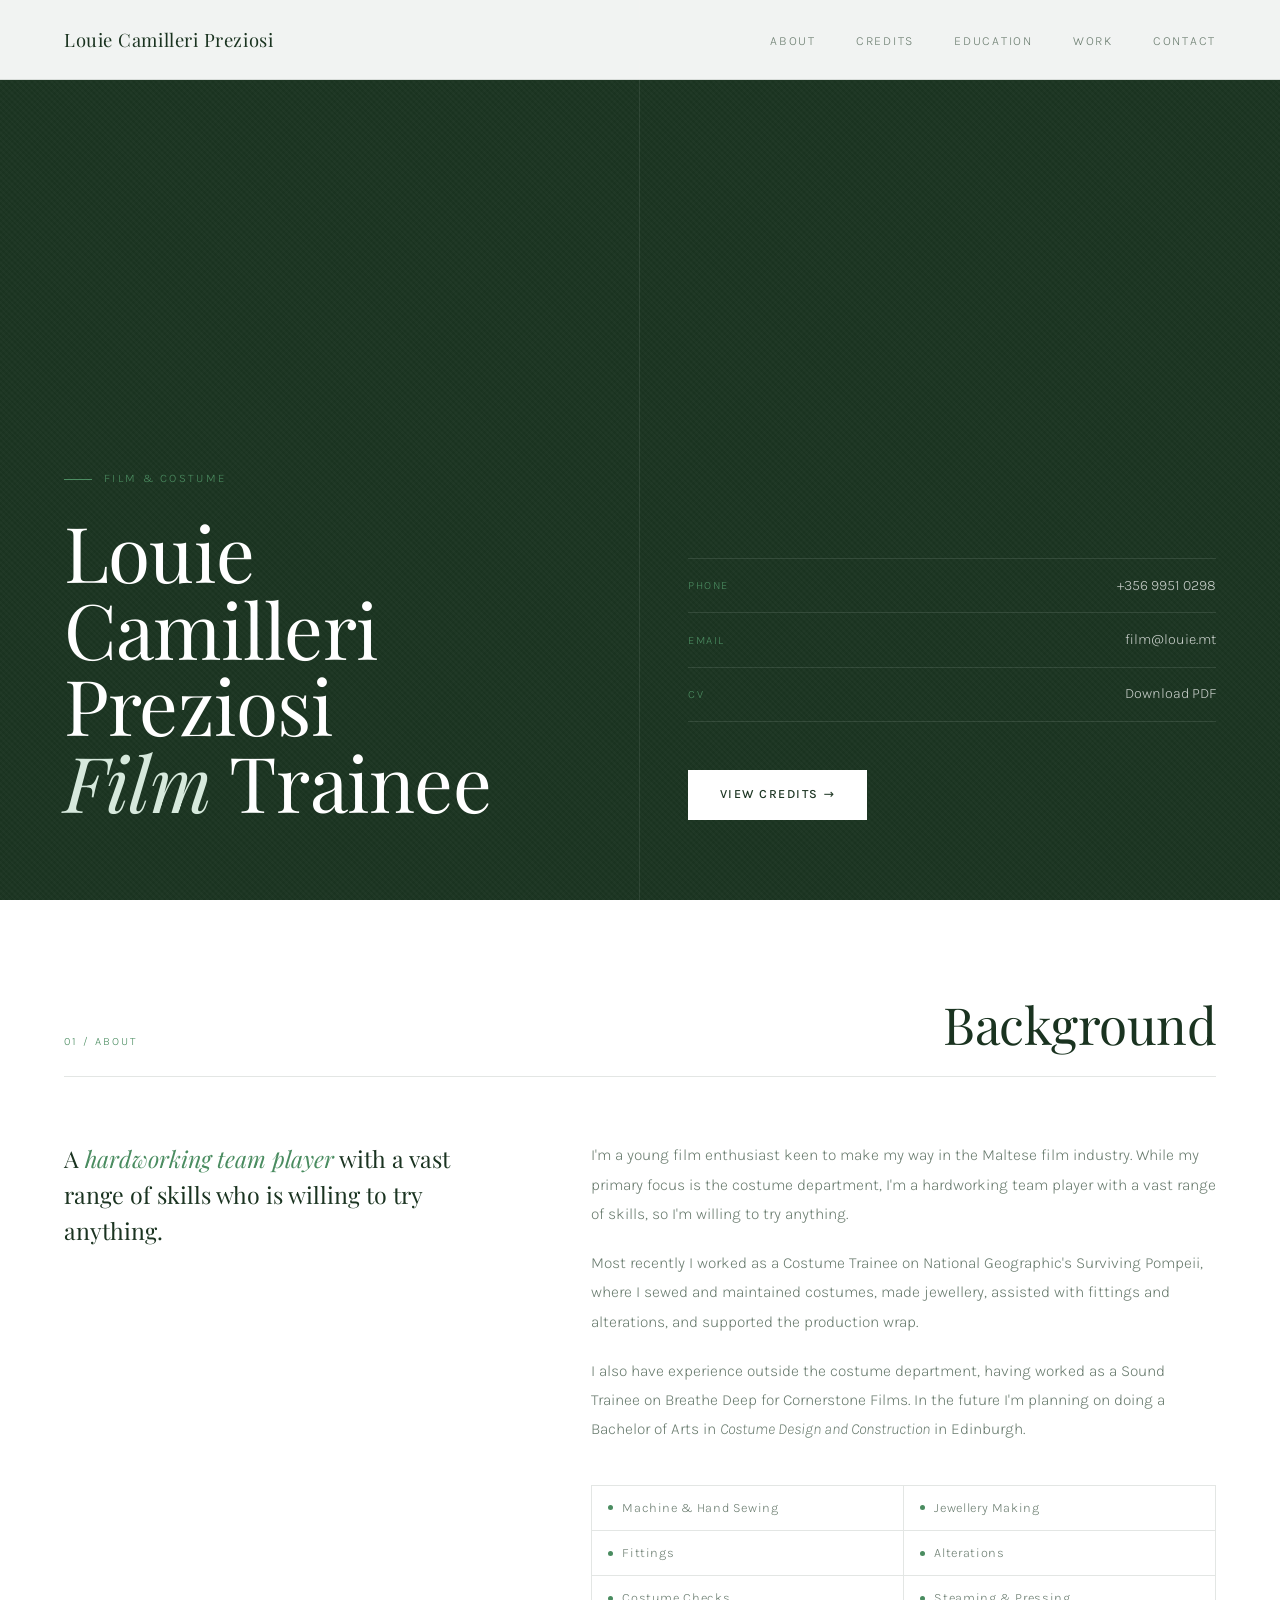
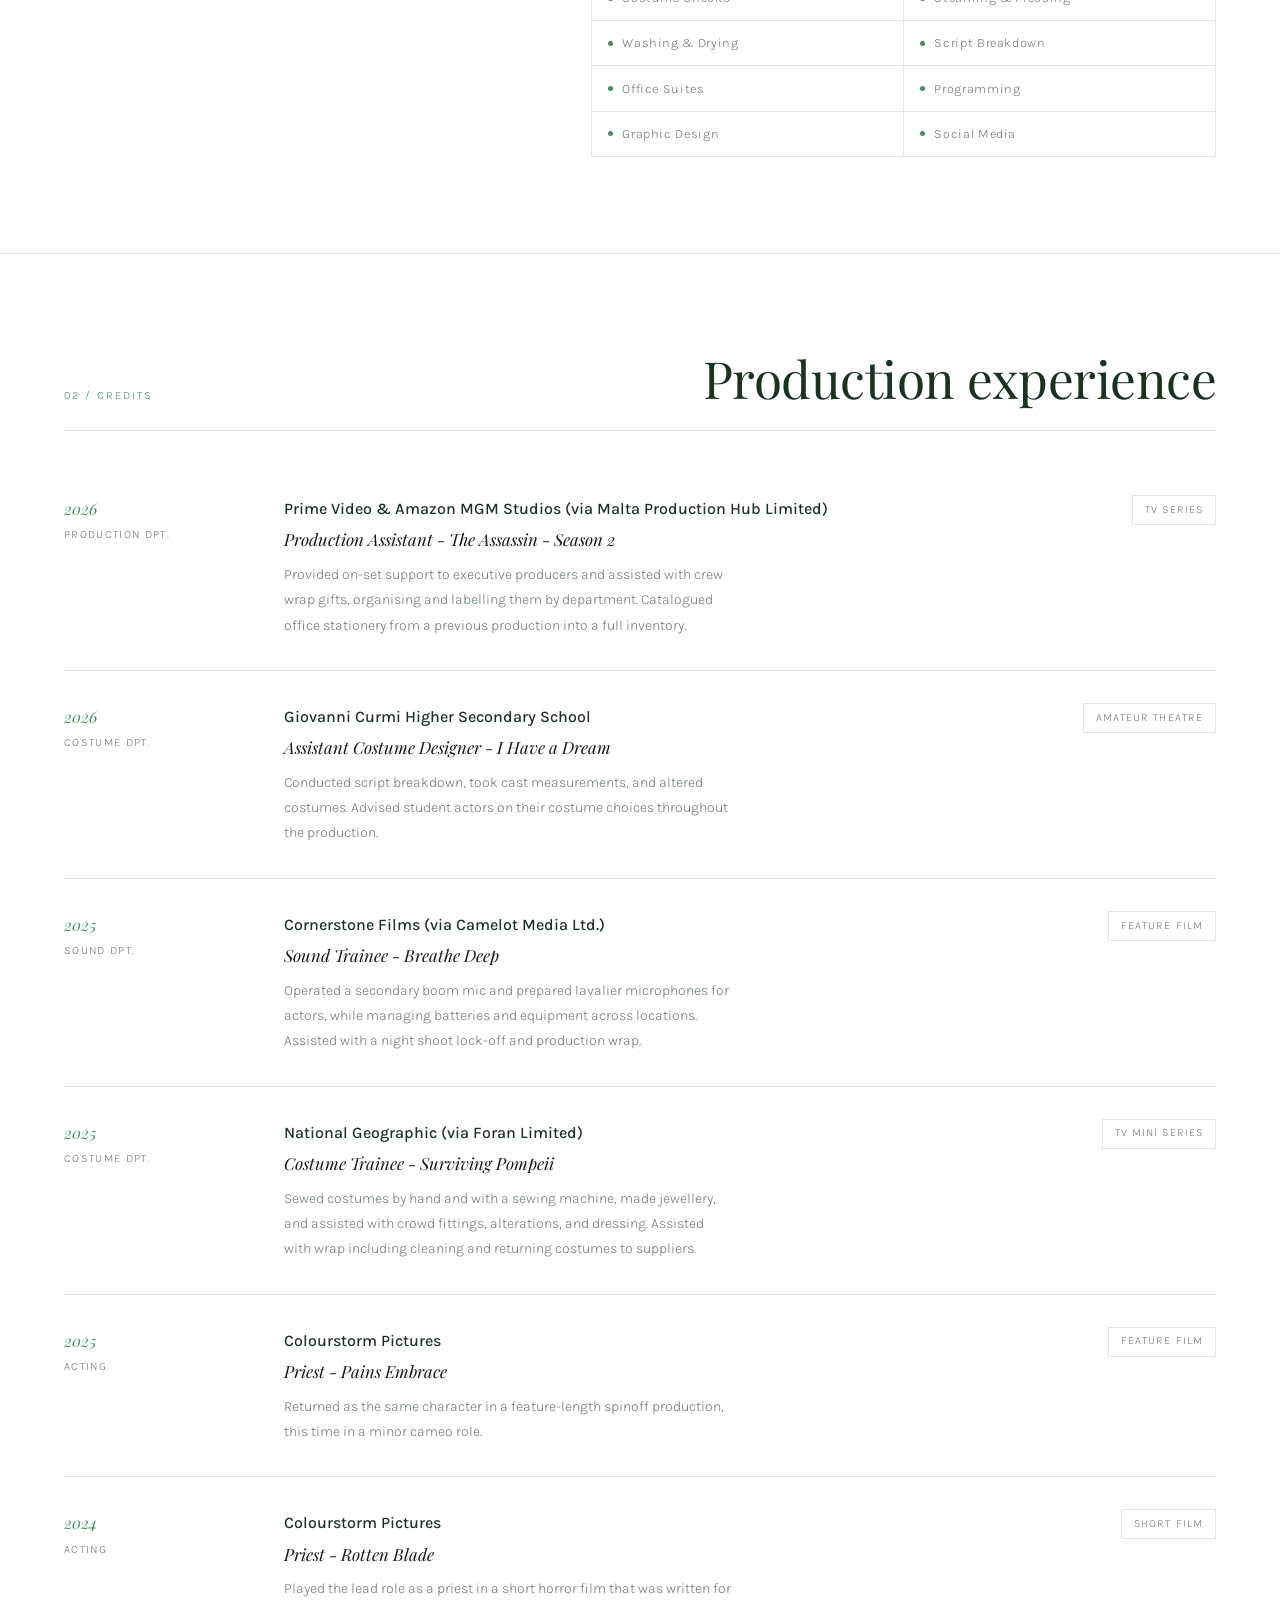
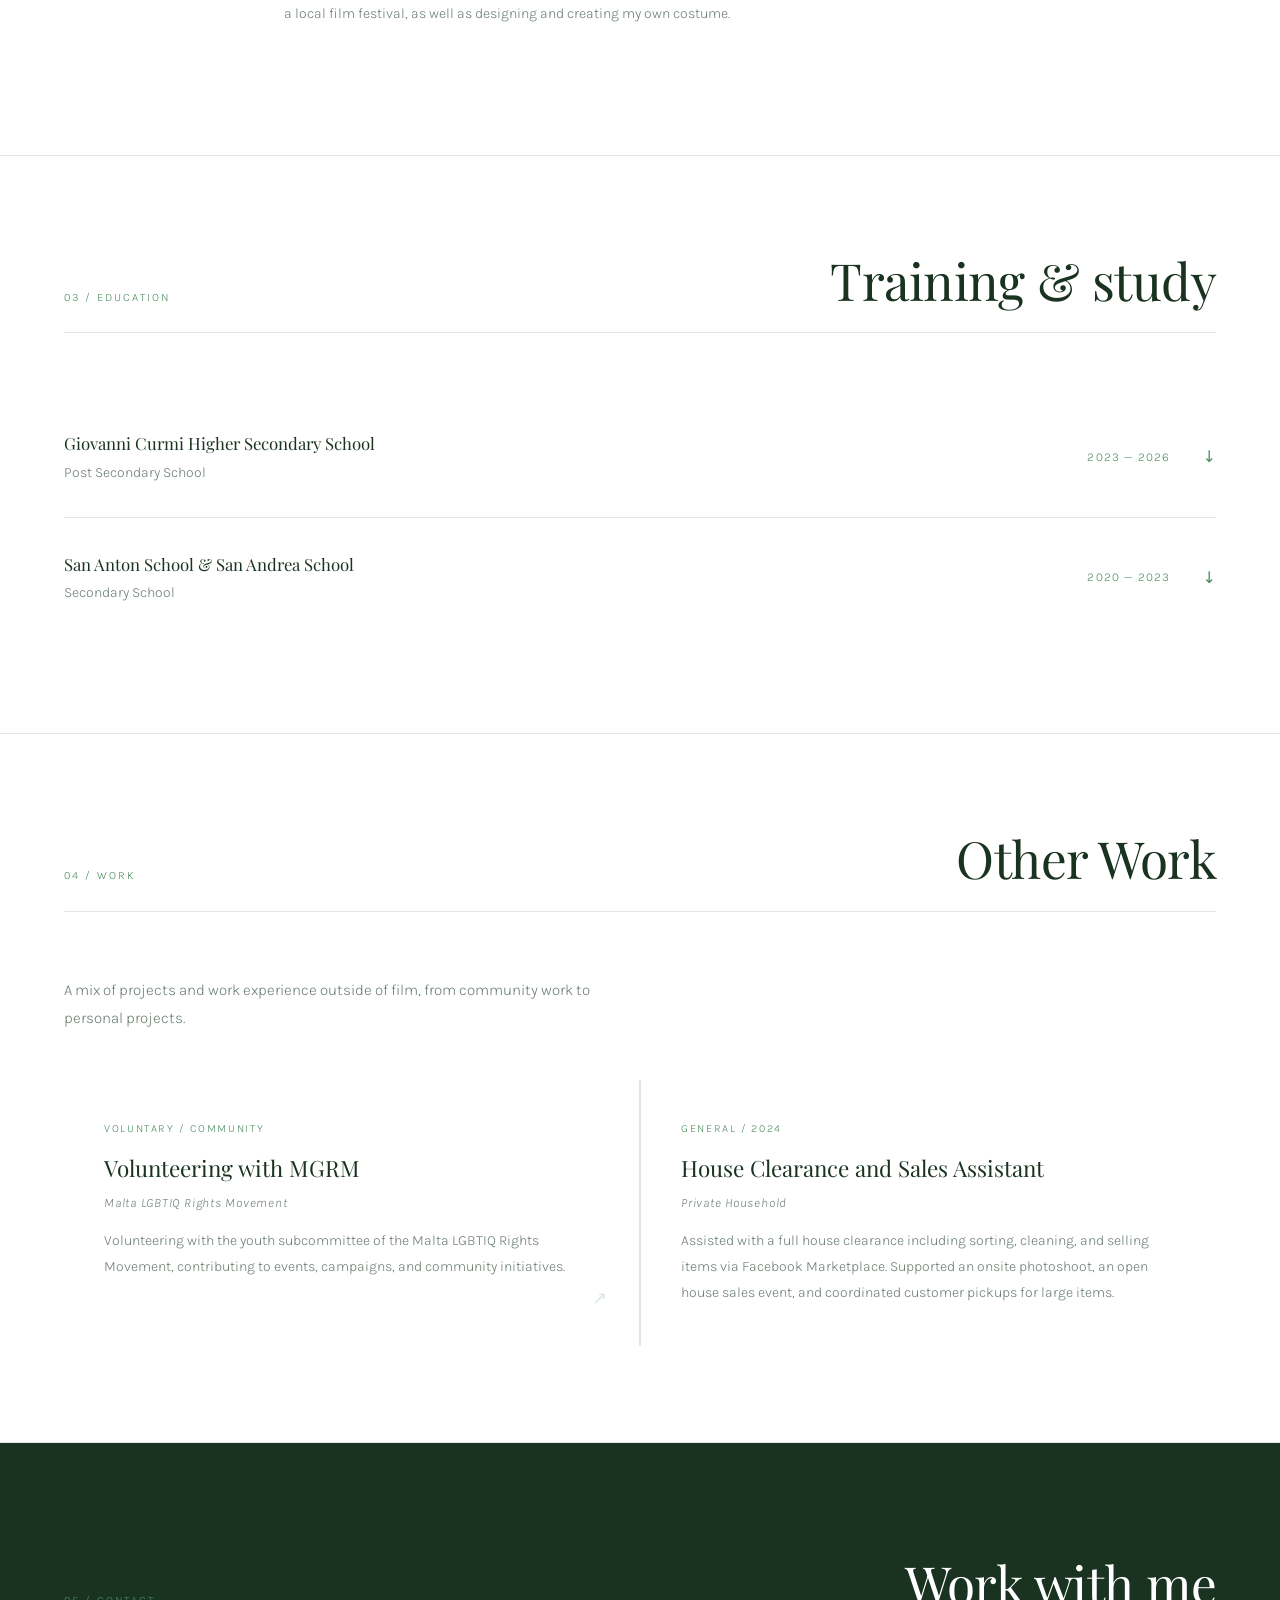
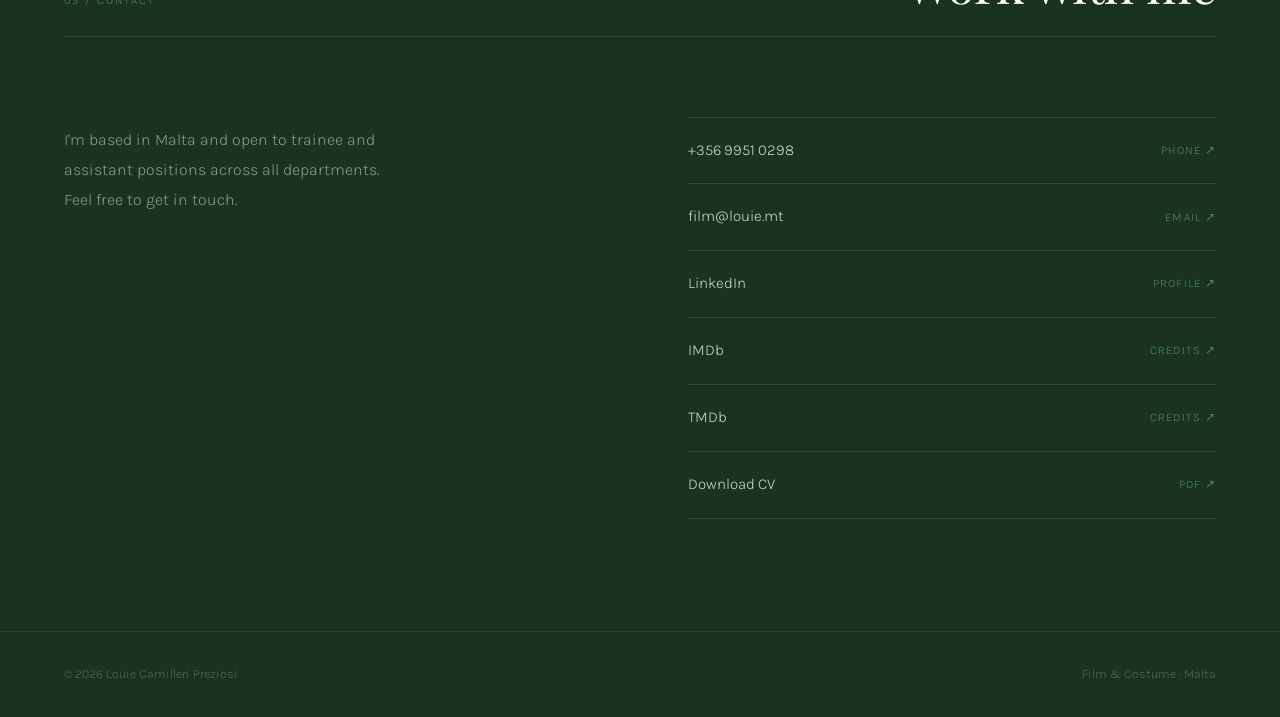
<file: index.html>
<!DOCTYPE html>
<html lang="en">

<head>
  <meta charset="UTF-8">
  <meta name="viewport" content="width=device-width, initial-scale=1.0">
  <title>Louie - Film & Costume</title>
  <link rel="preconnect" href="https://fonts.googleapis.com">
  <link
    href="https://fonts.googleapis.com/css2?family=Playfair+Display:ital,wght@0,400;0,500;1,400;1,500&family=Karla:wght@300;400;500&display=swap"
    rel="stylesheet">
  <link rel="stylesheet" href="style.css">
  <link rel="stylesheet" href="index.css">
  <link rel="icon" href="favicon.png" type="image/x-icon">
</head>

<body>

  <nav>
    <a class="nav-logo" href="#">Louie Camilleri Preziosi</a>
    <ul class="nav-links">
      <li><a href="#about">About</a></li>
      <li><a href="#credits">Credits</a></li>
      <li><a href="#education">Education</a></li>
      <li class="nav-dropdown">
        <a href="index.html#work">Work</a>
        <div class="nav-dropdown-menu">
          <a href="mgrm.html">Volunteering with MGRM</a>
        </div>
      </li>
      <li><a href="#contact">Contact</a></li>
    </ul>
  </nav>

  <!-- Hero -->
  <div class="hero">
    <div class="hero-left">
      <p class="hero-eyebrow">Film &amp; Costume</p>
      <h1>Louie<br>Camilleri Preziosi<br><em>Film</em>&nbsp;Trainee</h1>
    </div>
    <div class="hero-right">
      <div class="hero-contacts">
        <a href="tel:+35699510298" class="hero-contact-item">
          <span class="hero-contact-label">Phone</span>
          <span class="hero-contact-value">+356 9951 0298</span>
        </a>
        <a href="mailto:film@louie.mt" class="hero-contact-item">
          <span class="hero-contact-label">Email</span>
          <span class="hero-contact-value">film@louie.mt</span>
        </a>
        <a href="Louie_Camilleri_Preziosi_CV.pdf" download class="hero-contact-item">
          <span class="hero-contact-label">CV</span>
          <span class="hero-contact-value">Download PDF</span>
        </a>
      </div>
      <a href="#credits" class="hero-cta">View Credits &rarr;</a>
    </div>
  </div>

  <!-- About -->
  <section id="about">
    <div class="section-header fade-up">
      <span class="section-label">01 / About</span>
      <h2 class="section-title">Background</h2>
    </div>
    <div class="about-grid">
      <p class="about-pull fade-up">A <em>hardworking team player</em> with a vast range of skills who is willing to try
        anything.</p>
      <div class="about-body fade-up">
        <p>I'm a young film enthusiast keen to make my way in the Maltese film industry. While my primary focus is the
          costume department, I'm a hardworking team player with a vast range of skills, so I'm willing to try anything.
        </p>
        <p>Most recently I worked as a Costume Trainee on National Geographic's Surviving Pompeii, where I sewed and
          maintained costumes, made jewellery, assisted with fittings and alterations, and supported the production
          wrap.</p>
        <p>I also have experience outside the costume department, having worked as a Sound Trainee on Breathe Deep for
          Cornerstone Films. In the future I'm planning on doing a Bachelor of Arts in <em>Costume Design and
            Construction</em> in Edinburgh.</p>
        <div class="skills-grid">
          <span class="skill-item">Machine &amp; Hand Sewing</span>
          <span class="skill-item">Jewellery Making</span>
          <span class="skill-item">Fittings</span>
          <span class="skill-item">Alterations</span>
          <span class="skill-item">Costume Checks</span>
          <span class="skill-item">Steaming &amp; Pressing</span>
          <span class="skill-item">Washing &amp; Drying</span>
          <span class="skill-item">Script Breakdown</span>
          <span class="skill-item">Office Suites</span>
          <span class="skill-item">Programming</span>
          <span class="skill-item">Graphic Design</span>
          <span class="skill-item">Social Media</span>
        </div>
      </div>
    </div>
  </section>

  <!-- Credits -->
  <section id="credits">
    <div class="section-header fade-up">
      <span class="section-label">02 / Credits</span>
      <h2 class="section-title">Production experience</h2>
    </div>
    <div class="credits-list">
      <div class="credit-item fade-up">
        <div class="credit-meta">
          <p class="credit-year">2026</p>
          <p class="credit-dept">Production Dpt.</p>
        </div>
        <div class="credit-main">
          <p class="credit-role">Prime Video & Amazon MGM Studios (via Malta Production Hub Limited)</p>
          <p class="credit-production">Production Assistant - The Assassin - Season 2</p>
          <p class="credit-desc">Provided on-set support to executive producers and assisted with crew wrap gifts,
             organising and labelling them by department. Catalogued office stationery from a previous production into a full inventory.</p>
        </div>
        <span class="credit-type">TV Series</span>
      </div>
      <div class="credit-item fade-up">
        <div class="credit-meta">
          <p class="credit-year">2026</p>
          <p class="credit-dept">Costume Dpt.</p>
        </div>
        <div class="credit-main">
          <p class="credit-role">Giovanni Curmi Higher Secondary School</p>
          <p class="credit-production">Assistant Costume Designer - I Have a Dream</p>
          <p class="credit-desc">Conducted script breakdown, took cast measurements, and altered costumes. Advised
            student actors on their costume choices throughout the production.</p>
        </div>
        <span class="credit-type">Amateur Theatre</span>
      </div>
      <div class="credit-item fade-up">
        <div class="credit-meta">
          <p class="credit-year">2025</p>
          <p class="credit-dept">Sound Dpt.</p>
        </div>
        <div class="credit-main">
          <p class="credit-role">Cornerstone Films (via Camelot Media Ltd.)</p>
          <p class="credit-production">Sound Trainee - Breathe Deep</p>
          <p class="credit-desc">Operated a secondary boom mic and prepared lavalier microphones for actors, while
            managing batteries and equipment across locations. Assisted with a night shoot lock-off and production wrap.
          </p>
        </div>
        <span class="credit-type">Feature Film</span>
      </div>
      <div class="credit-item fade-up">
        <div class="credit-meta">
          <p class="credit-year">2025</p>
          <p class="credit-dept">Costume Dpt.</p>
        </div>
        <div class="credit-main">
          <p class="credit-role">National Geographic (via Foran Limited)</p>
          <p class="credit-production">Costume Trainee - Surviving Pompeii</p>
          <p class="credit-desc">Sewed costumes by hand and with a sewing machine, made jewellery, and assisted with
            crowd fittings, alterations, and dressing. Assisted with wrap including cleaning and returning costumes to
            suppliers.</p>
        </div>
        <span class="credit-type">TV Mini Series</span>
      </div>
      <div class="credit-item fade-up">
        <div class="credit-meta">
          <p class="credit-year">2025</p>
          <p class="credit-dept">Acting</p>
        </div>
        <div class="credit-main">
          <p class="credit-role">Colourstorm Pictures</p>
          <p class="credit-production">Priest - Pains Embrace</p>
          <p class="credit-desc">Returned as the same character in a feature-length spinoff production, this time in a
            minor cameo role.</p>
        </div>
        <span class="credit-type">Feature Film</span>
      </div>
      <div class="credit-item fade-up">
        <div class="credit-meta">
          <p class="credit-year">2024</p>
          <p class="credit-dept">Acting</p>
        </div>
        <div class="credit-main">
          <p class="credit-role">Colourstorm Pictures</p>
          <p class="credit-production">Priest - Rotten Blade</p>
          <p class="credit-desc">Played the lead role as a priest in a short horror film that was written for a local
            film festival, as well as designing and creating my own costume.</p>
        </div>
        <span class="credit-type">Short Film</span>
      </div>
    </div>
  </section>

  <!-- Education -->
  <section id="education">
    <div class="section-header fade-up">
      <span class="section-label">03 / Education</span>
      <h2 class="section-title">Training &amp; study</h2>
    </div>
    <div class="edu-list">
      <div class="edu-item fade-up">
        <div class="edu-toggle" onclick="toggleEdu(this)">
          <div>
            <p class="edu-qual">Giovanni Curmi Higher Secondary School</p>
            <p class="edu-institution">Post Secondary School</p>
          </div>
          <div style="display:flex; align-items:center; gap:2rem;">
            <p class="edu-year">2023 — 2026</p>
            <span class="edu-arrow">↓</span>
          </div>
        </div>
        <div class="edu-subjects">
          <div class="edu-subject-group">
            <p class="edu-subject-group-label">Advanced Matriculation</p>
            <div class="edu-subject-grid">
              <span class="edu-subject">Computing</span>
              <span class="edu-subject">Sociology</span>
            </div>
          </div>
          <div class="edu-subject-group">
            <p class="edu-subject-group-label">Intermediate Matriculation</p>
            <div class="edu-subject-grid">
              <span class="edu-subject">English</span>
              <span class="edu-subject">Marketing</span>
              <span class="edu-subject">Pure Mathematics</span>
              <span class="edu-subject">Systems of Knowledge</span>
            </div>
          </div>
        </div>
      </div>
      <div class="edu-item fade-up">
        <div class="edu-toggle" onclick="toggleEdu(this)">
          <div>
            <p class="edu-qual">San Anton School &amp; San Andrea School</p>
            <p class="edu-institution">Secondary School</p>
          </div>
          <div style="display:flex; align-items:center; gap:2rem;">
            <p class="edu-year">2020 — 2023</p>
            <span class="edu-arrow">↓</span>
          </div>
        </div>
        <div class="edu-subjects">
          <div class="edu-subject-group">
            <p class="edu-subject-group-label">Secondary Education Certificate</p>
            <div class="edu-subject-grid">
              <span class="edu-subject">Biology</span>
              <span class="edu-subject">Computing</span>
              <span class="edu-subject">English Language</span>
              <span class="edu-subject">English Literature</span>
              <span class="edu-subject">Environmental Studies</span>
              <span class="edu-subject">Maltese</span>
              <span class="edu-subject">Mathematics</span>
              <span class="edu-subject">Physics</span>
              <span class="edu-subject">Religious Knowledge</span>
              <span class="edu-subject">Spanish</span>
            </div>
          </div>
        </div>
      </div>
    </div>
    </div>
  </section>

  <!-- Work -->
  <section id="work">
    <div class="section-header fade-up">
      <span class="section-label">04 / Work</span>
      <h2 class="section-title">Other Work</h2>
    </div>
    <p class="work-intro fade-up">A mix of projects and work experience outside of film, from community work to personal
      projects.</p>
    <div class="work-grid">
      <div class="work-card fade-up" onclick="window.location='mgrm.html'" style="cursor:pointer;">
        <div class="work-card-accent"></div>
        <p class="work-format">Voluntary / Community</p>
        <p class="work-title">Volunteering with MGRM</p>
        <p class="work-role">Malta LGBTIQ Rights Movement</p>
        <p class="work-desc">Volunteering with the youth subcommittee of the Malta LGBTIQ Rights Movement, contributing
          to events, campaigns, and community initiatives.</p>
        <span class="work-arrow">↗</span>
      </div>
      <div class="work-card fade-up">
        <div class="work-card-accent"></div>
        <p class="work-format">General / 2024</p>
        <p class="work-title">House Clearance and Sales Assistant</p>
        <p class="work-role">Private Household</p>
        <p class="work-desc">Assisted with a full house clearance including sorting, cleaning, and selling items via
          Facebook Marketplace. Supported an onsite photoshoot, an open house sales event, and coordinated customer
          pickups for large items.</p>
      </div>
    </div>
  </section>

  <!-- Contact -->
  <section id="contact" class="contact-section">
    <div class="section-header fade-up">
      <span class="section-label">05 / Contact</span>
      <h2 class="section-title">Work with me</h2>
    </div>
    <div class="contact-grid">
      <div class="fade-up">
        <p class="contact-sub">I'm based in Malta and open to trainee and assistant positions across all departments.
          Feel free to get in touch.</p>
      </div>
      <div class="fade-up">
        <div class="contact-links">
          <a class="contact-link" href="tel:+35699510298">+356 9951 0298<span>Phone ↗</span></a>
          <a class="contact-link" href="mailto:film@louie.mt">film@louie.mt<span>Email ↗</span></a>
          <a class="contact-link" href="https://www.linkedin.com/in/louiecamilleripreziosi/" target="_blank"
            rel="noopener">LinkedIn<span>Profile ↗</span></a>
          <a class="contact-link" href="https://www.imdb.com/name/nm17773073/" target="_blank"
            rel="noopener">IMDb<span>Credits ↗</span></a>
          <a class="contact-link" href="https://www.themoviedb.org/person/5912438-louie-camilleri-preziosi"
            target="_blank" rel="noopener">TMDb<span>Credits ↗</span></a>
          <a class="contact-link" href="Louie_Camilleri_Preziosi_CV.pdf" download>Download CV<span>PDF ↗</span></a>
        </div>
      </div>
    </div>
  </section>

  <footer>
    <span class="footer-copy">&copy; 2026 Louie Camilleri Preziosi</span>
    <span class="footer-copy">Film &amp; Costume &middot; Malta</span>
  </footer>

  <script>
    const observer = new IntersectionObserver((entries) => {
      entries.forEach((entry, i) => {
        if (entry.isIntersecting) {
          setTimeout(() => entry.target.classList.add('visible'), i * 90);
          observer.unobserve(entry.target);
        }
      });
    }, { threshold: 0.08 });
    document.querySelectorAll('.fade-up').forEach(el => observer.observe(el));
    function toggleEdu(el) {
      const item = el.closest('.edu-item');
      item.classList.toggle('open');
    } 
  </script>
</body>

</html>
</file>
<file: style.css>
*,
*::before,
*::after {
    box-sizing: border-box;
    margin: 0;
    padding: 0;
}

:root {
    --white: #FFFFFF;
    --green-deep: #1A3320;
    --green-mid: #2D5C3F;
    --green-light: #4A8C60;
    --green-pale: #D6E9DC;
    --green-wash: #EBF4EE;
    --ink: #111A14;
    --muted: #6B7D70;
    --border: rgba(26, 51, 32, 0.12);
    --serif: 'Playfair Display', Georgia, serif;
    --sans: 'Karla', system-ui, sans-serif;
}

html {
    scroll-behavior: smooth;
}

body {
    background: var(--white);
    color: var(--ink);
    font-family: var(--sans);
    font-weight: 300;
    line-height: 1.7;
    -webkit-font-smoothing: antialiased;
}

nav {
    position: fixed;
    top: 0;
    left: 0;
    right: 0;
    z-index: 100;
    display: flex;
    justify-content: space-between;
    align-items: center;
    padding: 1.5rem 4rem;
    background: rgba(255, 255, 255, 0.94);
    backdrop-filter: blur(16px);
    border-bottom: 1px solid var(--border);
}

.nav-logo {
    font-family: var(--serif);
    font-size: 1.15rem;
    font-weight: 400;
    letter-spacing: 0.03em;
    color: var(--green-deep);
    text-decoration: none;
}

.nav-links {
    display: flex;
    gap: 2.5rem;
    list-style: none;
}

.nav-links a {
    font-size: 0.78rem;
    letter-spacing: 0.14em;
    text-transform: uppercase;
    color: var(--muted);
    text-decoration: none;
    transition: color 0.2s;
}

.nav-links a:hover {
    color: var(--green-deep);
}

.nav-back {
    font-size: 0.78rem;
    letter-spacing: 0.14em;
    text-transform: uppercase;
    color: var(--muted);
    text-decoration: none;
    transition: color 0.2s;
    display: flex;
    align-items: center;
    gap: 0.5rem;
}

.nav-back:hover {
    color: var(--green-deep);
}

.nav-dropdown {
    position: relative;
}

.nav-dropdown-menu {
    position: absolute;
    top: 100%;
    left: 50%;
    background: var(--white);
    border: 1px solid var(--border);
    min-width: 200px;
    opacity: 0;
    pointer-events: none;
    transition: opacity 0.2s;
    transform: translateX(-50%);
}

.nav-dropdown:hover .nav-dropdown-menu {
    opacity: 1;
    pointer-events: all;
}

.nav-dropdown-menu a {
    display: block;
    padding: 0.75rem 1.25rem;
    font-size: 0.78rem;
    letter-spacing: 0.14em;
    text-transform: uppercase;
    color: var(--muted);
    text-decoration: none;
    border-bottom: 1px solid var(--border);
    transition: color 0.2s, background 0.2s;
}

.nav-dropdown-menu a:last-child {
    border-bottom: none;
}

.nav-dropdown-menu a:hover {
    color: var(--green-deep);
    background: var(--green-wash);
}

footer {
    padding: 2rem 4rem;
    display: flex;
    justify-content: space-between;
    align-items: center;
    background: var(--green-deep);
    border-top: 1px solid rgba(255, 255, 255, 0.06);
}

.footer-copy {
    font-size: 0.78rem;
    color: rgba(255, 255, 255, 0.25);
}

.fade-up {
    opacity: 0;
    transform: translateY(20px);
    transition: opacity 0.65s ease, transform 0.65s ease;
}

.fade-up.visible {
    opacity: 1;
    transform: none;
}

.section-header {
    display: flex;
    justify-content: space-between;
    align-items: baseline;
    margin-bottom: 4rem;
    padding-bottom: 1.5rem;
    border-bottom: 1px solid var(--border);
}

.section-label {
    font-size: 0.7rem;
    letter-spacing: 0.18em;
    text-transform: uppercase;
    color: var(--green-light);
}

.section-title {
    font-family: var(--serif);
    font-size: clamp(2rem, 4vw, 3.5rem);
    font-weight: 400;
    letter-spacing: -0.01em;
    line-height: 1.1;
    color: var(--green-deep);
}

@media (max-width: 960px) {
    nav {
        padding: 1.25rem 2rem;
    }

    .nav-links {
        gap: 1.5rem;
    }

    footer {
        padding: 1.5rem 2rem;
        flex-direction: column;
        gap: 0.5rem;
    }
}

@media (max-width: 600px) {
    .nav-links {
        display: none;
    }

    .section-header {
        flex-direction: column;
        gap: 0.5rem;
    }
}
</file>
<file: index.css>
/* Hero */
.hero {
    min-height: 100vh;
    background: var(--green-deep);
    display: grid;
    grid-template-columns: 1fr 1fr;
    position: relative;
    overflow: hidden;
}

.hero::before {
    content: '';
    position: absolute;
    inset: 0;
    background-image:
        repeating-linear-gradient(45deg, transparent, transparent 2px, rgba(255, 255, 255, 0.018) 2px, rgba(255, 255, 255, 0.018) 4px),
        repeating-linear-gradient(-45deg, transparent, transparent 2px, rgba(255, 255, 255, 0.012) 2px, rgba(255, 255, 255, 0.012) 4px);
    pointer-events: none;
}

.hero-left {
    display: flex;
    flex-direction: column;
    justify-content: flex-end;
    padding: 8rem 3rem 5rem 4rem;
    border-right: 1px solid rgba(255, 255, 255, 0.08);
}

.hero-eyebrow {
    font-size: 0.72rem;
    letter-spacing: 0.2em;
    text-transform: uppercase;
    color: var(--green-light);
    margin-bottom: 1.5rem;
    display: flex;
    align-items: center;
    gap: 0.75rem;
}

.hero-eyebrow::before {
    content: '';
    display: inline-block;
    width: 28px;
    height: 1px;
    background: var(--green-light);
}

.hero-left h1 {
    font-family: var(--serif);
    font-size: clamp(3.5rem, 6vw, 6.5rem);
    font-weight: 400;
    line-height: 1.0;
    letter-spacing: -0.01em;
    color: var(--white);
}

.hero-left h1 em {
    font-style: italic;
    color: var(--green-pale);
}

.hero-right {
    display: flex;
    flex-direction: column;
    justify-content: flex-end;
    padding: 8rem 4rem 5rem 3rem;
}

.hero-contacts {
    display: flex;
    flex-direction: column;
    gap: 0;
    margin-bottom: 3rem;
}

.hero-contact-item {
    display: flex;
    justify-content: space-between;
    align-items: center;
    padding: 0.9rem 0;
    border-bottom: 1px solid rgba(255, 255, 255, 0.1);
    text-decoration: none;
    transition: padding-left 0.2s;
}

.hero-contact-item:first-child {
    border-top: 1px solid rgba(255, 255, 255, 0.1);
}

.hero-contact-item:hover {
    padding-left: 0.4rem;
}

.hero-contact-label {
    font-size: 0.7rem;
    letter-spacing: 0.14em;
    text-transform: uppercase;
    color: var(--green-light);
}

.hero-contact-value {
    font-size: 0.9rem;
    color: rgba(255, 255, 255, 0.75);
}

.hero-cta {
    display: inline-flex;
    align-items: center;
    gap: 0.75rem;
    padding: 0.9rem 2rem;
    background: var(--white);
    color: var(--green-deep);
    font-family: var(--sans);
    font-size: 0.78rem;
    font-weight: 500;
    letter-spacing: 0.12em;
    text-transform: uppercase;
    text-decoration: none;
    transition: background 0.2s, transform 0.2s;
    align-self: flex-start;
}

.hero-cta:hover {
    background: var(--green-pale);
    transform: translateX(4px);
}

/* Sections */
section {
    padding: 6rem 4rem;
    border-bottom: 1px solid var(--border);
}

/* About */
.about-grid {
    display: grid;
    grid-template-columns: 5fr 7fr;
    gap: 5rem;
    align-items: start;
}

.about-pull {
    font-family: var(--serif);
    font-size: 1.45rem;
    font-weight: 400;
    line-height: 1.55;
    color: var(--green-deep);
}

.about-pull em {
    font-style: italic;
    color: var(--green-light);
}

.about-body p {
    font-size: 0.97rem;
    color: var(--muted);
    margin-bottom: 1.2rem;
    line-height: 1.9;
}

.skills-grid {
    display: grid;
    grid-template-columns: repeat(2, 1fr);
    margin-top: 2.5rem;
    border-left: 1px solid var(--border);
    border-top: 1px solid var(--border);
}

.skill-item {
    background: var(--white);
    padding: 0.7rem 1rem;
    font-size: 0.8rem;
    letter-spacing: 0.05em;
    color: var(--muted);
    display: flex;
    align-items: center;
    gap: 0.6rem;
    border-right: 1px solid var(--border);
    border-bottom: 1px solid var(--border);
    transition: background 0.2s, color 0.2s;
}

.skill-item:hover {
    background: var(--green-wash);
    color: var(--green-deep);
}

.skill-item::before {
    content: '';
    width: 5px;
    height: 5px;
    border-radius: 50%;
    background: var(--green-light);
    flex-shrink: 0;
}

/* Credits */
.credits-list {
    display: flex;
    flex-direction: column;
}

.credit-item {
    display: grid;
    grid-template-columns: 180px 1fr auto;
    gap: 2.5rem;
    padding: 2rem 0;
    border-bottom: 1px solid var(--border);
    align-items: start;
}

.credit-item:first-child {
    padding-top: 0;
}

.credit-item:last-child {
    border-bottom: none;
}

.credit-year {
    font-family: var(--serif);
    font-size: 1rem;
    color: var(--green-light);
    font-style: italic;
    margin-bottom: 0.2rem;
}

.credit-dept {
    font-size: 0.7rem;
    letter-spacing: 0.12em;
    text-transform: uppercase;
    color: var(--muted);
}

.credit-role {
    font-size: 1rem;
    font-weight: 500;
    color: var(--green-deep);
    margin-bottom: 0.2rem;
}

.credit-production {
    font-family: var(--serif);
    font-size: 1.05rem;
    font-style: italic;
    color: var(--ink);
    margin-bottom: 0.5rem;
}

.credit-desc {
    font-size: 0.88rem;
    color: var(--muted);
    line-height: 1.8;
    max-width: 56ch;
}

.credit-type {
    font-size: 0.68rem;
    letter-spacing: 0.1em;
    text-transform: uppercase;
    padding: 0.3rem 0.75rem;
    border: 1px solid var(--border);
    color: var(--muted);
    white-space: nowrap;
    align-self: start;
}

/* Education */
.edu-list {
    display: flex;
    flex-direction: column;
}

.edu-item {
    border-bottom: 1px solid var(--border);
}

.edu-item:last-child {
    border-bottom: none;
}

.edu-toggle {
    display: flex;
    justify-content: space-between;
    align-items: center;
    padding: 2rem 0;
    cursor: pointer;
    transition: color 0.2s;
}

.edu-toggle:hover .edu-qual {
    color: var(--green-light);
}

.edu-arrow {
    font-size: 1rem;
    color: var(--green-light);
    transition: transform 0.3s ease;
    display: inline-block;
}

.edu-item.open .edu-arrow {
    transform: rotate(180deg);
}

.edu-qual {
    font-family: var(--serif);
    font-size: 1.05rem;
    font-weight: 400;
    color: var(--green-deep);
}

.edu-institution {
    font-size: 0.88rem;
    color: var(--muted);
    margin-top: 0.2rem;
}

.edu-year {
    font-size: 0.75rem;
    letter-spacing: 0.1em;
    text-transform: uppercase;
    color: var(--green-light);
}

.edu-subjects {
    max-height: 0;
    overflow: hidden;
    transition: max-height 0.4s ease, margin 0.4s ease;
    margin-bottom: 0;
}

.edu-item.open .edu-subjects {
    max-height: 600px;
    margin-bottom: 2rem;
}

.edu-subject-group {
    margin-bottom: 1.5rem;
}

.edu-subject-group:last-child {
    margin-bottom: 0;
}

.edu-subject-group-label {
    font-size: 0.7rem;
    letter-spacing: 0.14em;
    text-transform: uppercase;
    color: var(--white);
    background: var(--green-mid);
    padding: 0.6rem 1rem;
}

.edu-subject-grid {
    display: grid;
    grid-template-columns: repeat(2, 1fr);
    border-left: 1px solid var(--border);
    border-top: 1px solid var(--border);
}

.edu-subject {
    background: var(--green-wash);
    padding: 0.6rem 1rem;
    font-size: 0.82rem;
    color: var(--muted);
    border-right: 1px solid var(--border);
    border-bottom: 1px solid var(--border);
}

/* Work */
.work-intro {
    font-size: 0.95rem;
    color: var(--muted);
    max-width: 60ch;
    margin-bottom: 3rem;
    line-height: 1.85;
}

.work-grid {
    display: grid;
    grid-template-columns: repeat(2, 1fr);
    gap: 2px;
    background: var(--border);
}

.work-card {
    background: var(--white);
    padding: 2.5rem;
    position: relative;
    overflow: hidden;
    transition: background 0.3s;
}

.work-card:hover {
    background: var(--green-wash);
}

.work-card-accent {
    position: absolute;
    top: 0;
    left: 0;
    width: 3px;
    height: 100%;
    background: var(--green-pale);
    transform: scaleY(0);
    transform-origin: top;
    transition: transform 0.4s ease;
}

.work-card:hover .work-card-accent {
    transform: scaleY(1);
    background: var(--green-mid);
}

.work-format {
    font-size: 0.68rem;
    letter-spacing: 0.15em;
    text-transform: uppercase;
    color: var(--green-light);
    margin-bottom: 1rem;
}

.work-title {
    font-family: var(--serif);
    font-size: 1.4rem;
    font-weight: 400;
    line-height: 1.25;
    color: var(--green-deep);
    margin-bottom: 0.6rem;
}

.work-role {
    font-size: 0.8rem;
    letter-spacing: 0.06em;
    color: var(--muted);
    margin-bottom: 0.9rem;
    font-style: italic;
}

.work-desc {
    font-size: 0.88rem;
    color: var(--muted);
    line-height: 1.85;
}

.work-arrow {
    position: absolute;
    bottom: 2rem;
    right: 2rem;
    color: var(--green-pale);
    font-size: 1.1rem;
    transition: transform 0.25s, color 0.25s;
}

.work-card:hover .work-arrow {
    transform: translate(3px, -3px);
    color: var(--green-mid);
}

/* Contact */
.contact-section {
    background: var(--green-deep);
    border-bottom: none;
    padding: 7rem 4rem;
}

.contact-section .section-label {
    color: var(--green-light);
}

.contact-section .section-title {
    color: var(--white);
}

.contact-section .section-header {
    border-bottom-color: rgba(255, 255, 255, 0.1);
}

.contact-grid {
    display: grid;
    grid-template-columns: 1fr 1fr;
    gap: 6rem;
    align-items: start;
}

.contact-sub {
    font-size: 1rem;
    color: rgba(255, 255, 255, 0.5);
    line-height: 1.9;
    max-width: 36ch;
    margin-top: 1.5rem;
}

.contact-links {
    display: flex;
    flex-direction: column;
    margin-top: 1rem;
}

.contact-link {
    display: flex;
    justify-content: space-between;
    align-items: center;
    padding: 1.25rem 0;
    border-bottom: 1px solid rgba(255, 255, 255, 0.1);
    text-decoration: none;
    color: rgba(255, 255, 255, 0.8);
    font-size: 0.95rem;
    transition: color 0.2s, padding-left 0.2s;
}

.contact-link:first-child {
    border-top: 1px solid rgba(255, 255, 255, 0.1);
}

.contact-link:hover {
    color: var(--white);
    padding-left: 0.5rem;
}

.contact-link span {
    font-size: 0.72rem;
    letter-spacing: 0.1em;
    text-transform: uppercase;
    color: var(--green-light);
}

/* Responsive */
@media (max-width: 960px) {
    section {
        padding: 4rem 2rem;
    }

    .hero {
        grid-template-columns: 1fr;
        min-height: auto;
    }

    .hero-left {
        padding: 7rem 2rem 3rem;
        border-right: none;
        border-bottom: 1px solid rgba(255, 255, 255, 0.08);
    }

    .hero-right {
        padding: 3rem 2rem 5rem;
    }

    .about-grid {
        grid-template-columns: 1fr;
        gap: 3rem;
    }

    .credit-item {
        grid-template-columns: 1fr;
        gap: 0.5rem;
    }

    .credit-type {
        display: none;
    }

    .work-grid {
        grid-template-columns: 1fr;
    }

    .contact-grid {
        grid-template-columns: 1fr;
        gap: 3rem;
    }

    .contact-section {
        padding: 4rem 2rem;
    }
}

@media (max-width: 600px) {
    .skills-grid {
        grid-template-columns: 1fr;
    }
}
</file>
